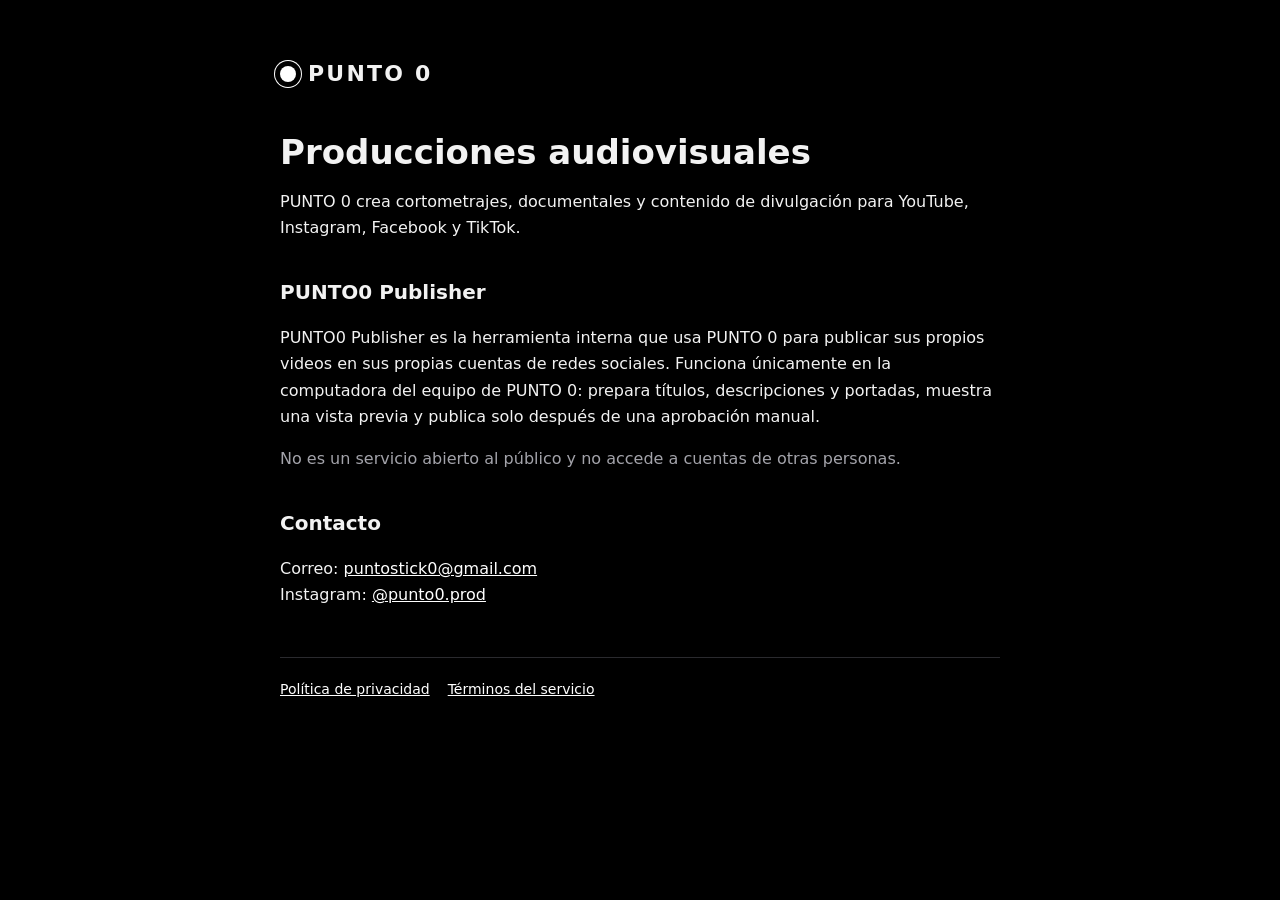
<file: index.html>
<!doctype html>
<html lang="es">
<head>
  <meta charset="utf-8">
  <meta name="viewport" content="width=device-width, initial-scale=1">
  <title>PUNTO 0 — Producciones audiovisuales</title>
  <meta name="description" content="PUNTO 0 es una marca de producción audiovisual: cortometrajes, documentales y contenido de divulgación.">
  <link rel="stylesheet" href="estilo.css">
</head>
<body>
  <main>
    <a class="logo" href="index.html"><span class="punto"></span>PUNTO 0</a>
    <h1>Producciones audiovisuales</h1>
    <p>PUNTO 0 crea cortometrajes, documentales y contenido de divulgación para YouTube, Instagram, Facebook y TikTok.</p>

    <h2>PUNTO0 Publisher</h2>
    <p>PUNTO0 Publisher es la herramienta interna que usa PUNTO 0 para publicar sus propios videos en sus propias cuentas
      de redes sociales. Funciona únicamente en la computadora del equipo de PUNTO 0: prepara títulos, descripciones y portadas,
      muestra una vista previa y publica solo después de una aprobación manual.</p>
    <p class="suave">No es un servicio abierto al público y no accede a cuentas de otras personas.</p>

    <h2>Contacto</h2>
    <p>Correo: <a href="mailto:puntostick0@gmail.com">puntostick0@gmail.com</a><br>
      Instagram: <a href="https://www.instagram.com/punto0.prod/">@punto0.prod</a></p>

    <nav>
      <a href="privacidad.html">Política de privacidad</a>
      <a href="terminos.html">Términos del servicio</a>
    </nav>
  </main>
</body>
</html>
</file>
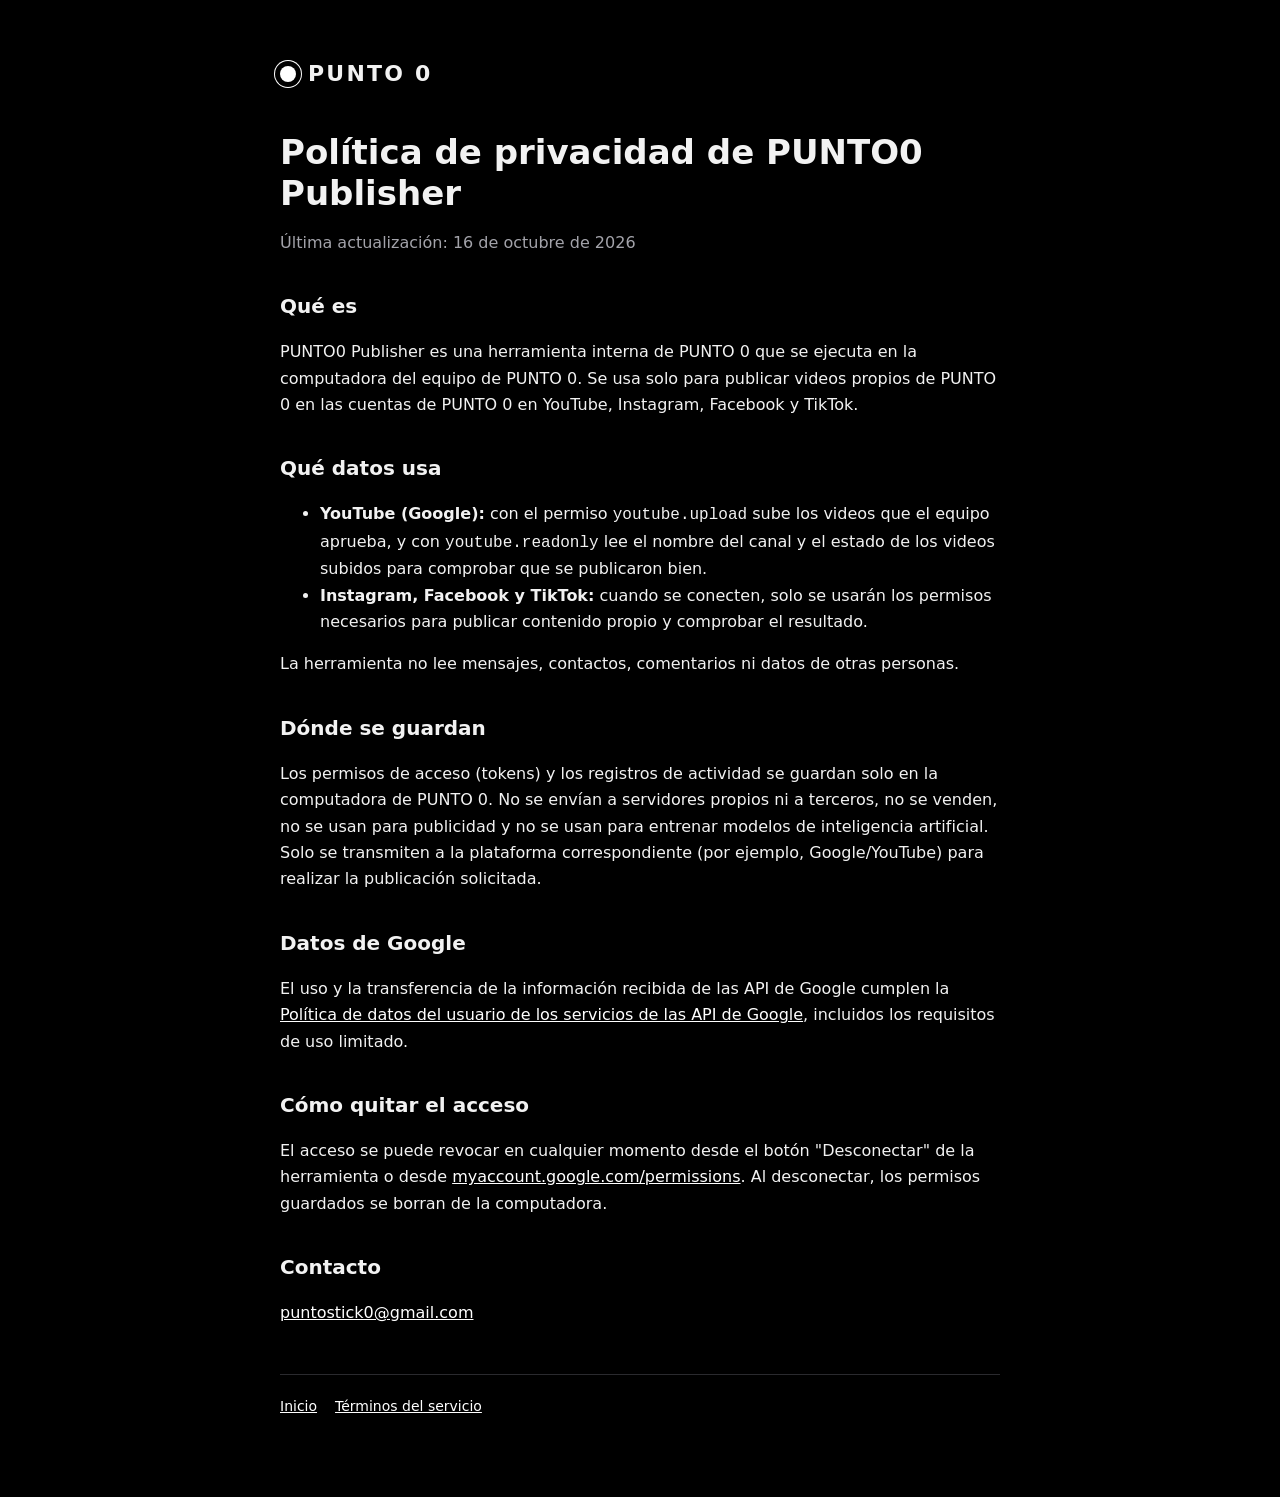
<file: privacidad.html>
<!doctype html>
<html lang="es">
<head>
  <meta charset="utf-8">
  <meta name="viewport" content="width=device-width, initial-scale=1">
  <title>Política de privacidad — PUNTO 0</title>
  <link rel="stylesheet" href="estilo.css">
</head>
<body>
  <main>
    <a class="logo" href="index.html"><span class="punto"></span>PUNTO 0</a>
    <h1>Política de privacidad de PUNTO0 Publisher</h1>
    <p class="suave">Última actualización: 16 de octubre de 2026</p>

    <h2>Qué es</h2>
    <p>PUNTO0 Publisher es una herramienta interna de PUNTO 0 que se ejecuta en la computadora del equipo de PUNTO 0.
      Se usa solo para publicar videos propios de PUNTO 0 en las cuentas de PUNTO 0 en YouTube, Instagram, Facebook y TikTok.</p>

    <h2>Qué datos usa</h2>
    <ul>
      <li><b>YouTube (Google):</b> con el permiso <code>youtube.upload</code> sube los videos que el equipo aprueba, y con
        <code>youtube.readonly</code> lee el nombre del canal y el estado de los videos subidos para comprobar que se publicaron bien.</li>
      <li><b>Instagram, Facebook y TikTok:</b> cuando se conecten, solo se usarán los permisos necesarios para publicar
        contenido propio y comprobar el resultado.</li>
    </ul>
    <p>La herramienta no lee mensajes, contactos, comentarios ni datos de otras personas.</p>

    <h2>Dónde se guardan</h2>
    <p>Los permisos de acceso (tokens) y los registros de actividad se guardan solo en la computadora de PUNTO 0.
      No se envían a servidores propios ni a terceros, no se venden, no se usan para publicidad y no se usan para entrenar
      modelos de inteligencia artificial. Solo se transmiten a la plataforma correspondiente (por ejemplo, Google/YouTube)
      para realizar la publicación solicitada.</p>

    <h2>Datos de Google</h2>
    <p>El uso y la transferencia de la información recibida de las API de Google cumplen la
      <a href="https://developers.google.com/terms/api-services-user-data-policy">Política de datos del usuario de los servicios de las API de Google</a>,
      incluidos los requisitos de uso limitado.</p>

    <h2>Cómo quitar el acceso</h2>
    <p>El acceso se puede revocar en cualquier momento desde el botón "Desconectar" de la herramienta o desde
      <a href="https://myaccount.google.com/permissions">myaccount.google.com/permissions</a>. Al desconectar, los permisos guardados se borran de la computadora.</p>

    <h2>Contacto</h2>
    <p><a href="mailto:puntostick0@gmail.com">puntostick0@gmail.com</a></p>

    <nav><a href="index.html">Inicio</a><a href="terminos.html">Términos del servicio</a></nav>
  </main>
</body>
</html>
</file>
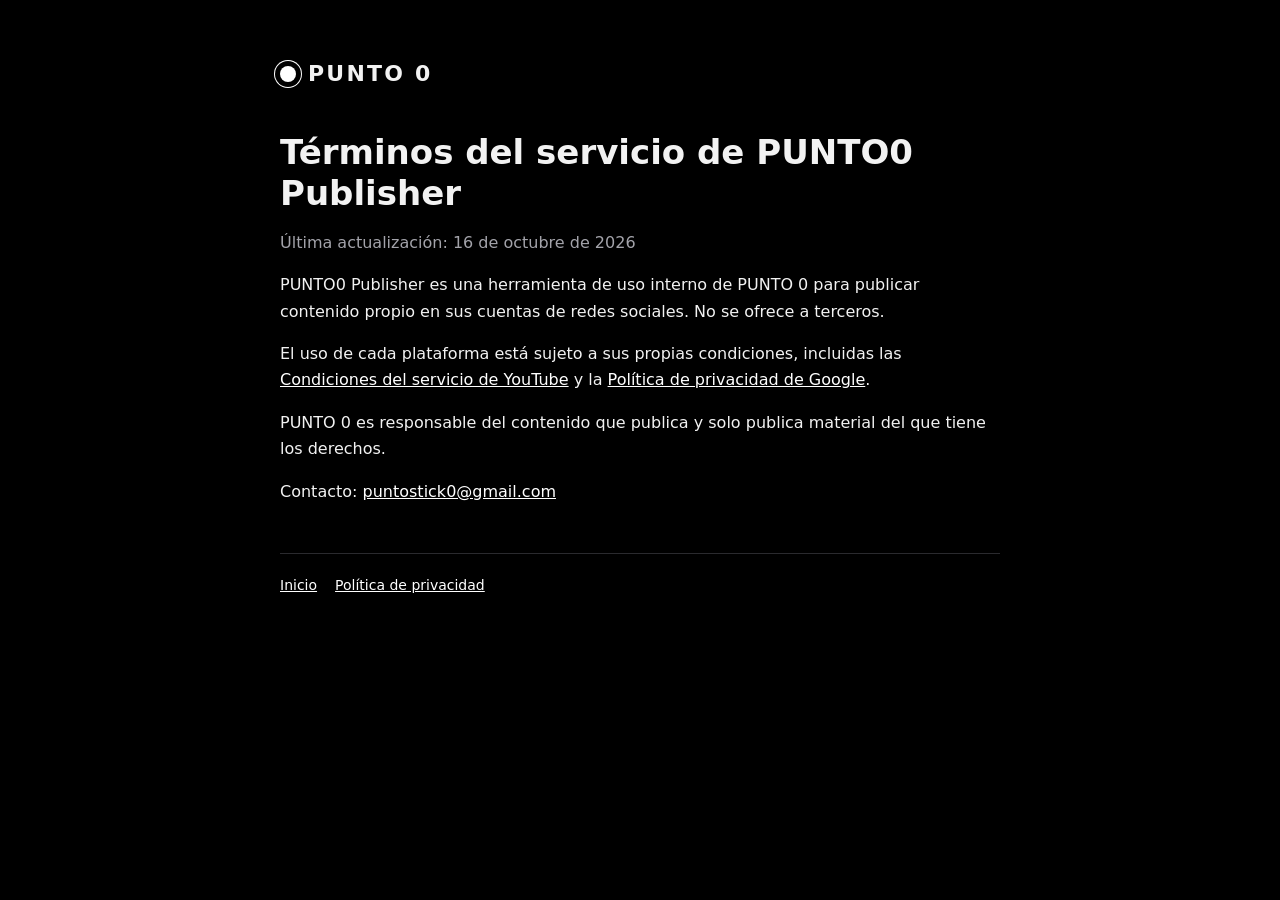
<file: terminos.html>
<!doctype html>
<html lang="es">
<head>
  <meta charset="utf-8">
  <meta name="viewport" content="width=device-width, initial-scale=1">
  <title>Términos del servicio — PUNTO 0</title>
  <link rel="stylesheet" href="estilo.css">
</head>
<body>
  <main>
    <a class="logo" href="index.html"><span class="punto"></span>PUNTO 0</a>
    <h1>Términos del servicio de PUNTO0 Publisher</h1>
    <p class="suave">Última actualización: 16 de octubre de 2026</p>

    <p>PUNTO0 Publisher es una herramienta de uso interno de PUNTO 0 para publicar contenido propio en sus cuentas de redes sociales.
      No se ofrece a terceros.</p>
    <p>El uso de cada plataforma está sujeto a sus propias condiciones, incluidas las
      <a href="https://www.youtube.com/t/terms">Condiciones del servicio de YouTube</a> y la
      <a href="https://policies.google.com/privacy">Política de privacidad de Google</a>.</p>
    <p>PUNTO 0 es responsable del contenido que publica y solo publica material del que tiene los derechos.</p>
    <p>Contacto: <a href="mailto:puntostick0@gmail.com">puntostick0@gmail.com</a></p>

    <nav><a href="index.html">Inicio</a><a href="privacidad.html">Política de privacidad</a></nav>
  </main>
</body>
</html>
</file>
<file: estilo.css>
:root { color-scheme: dark; }
* { box-sizing: border-box; }
body { margin: 0; background: #000; color: #f2f2f2; font: 16px/1.65 system-ui, "Segoe UI", Roboto, sans-serif; }
main { max-width: 760px; margin: 0 auto; padding: 56px 20px 80px; }
.logo { display: flex; align-items: center; gap: 12px; font-weight: 800; letter-spacing: .1em; font-size: 22px; text-decoration: none; color: inherit; }
.punto { width: 16px; height: 16px; border-radius: 50%; background: #fff; box-shadow: 0 0 0 5px #000, 0 0 0 6px #fff; }
h1 { font-size: 34px; line-height: 1.2; margin: 40px 0 12px; }
h2 { font-size: 20px; margin: 34px 0 8px; }
a { color: #fff; }
.suave { color: #a3a3aa; }
nav { display: flex; gap: 18px; flex-wrap: wrap; margin-top: 48px; padding-top: 20px; border-top: 1px solid #2a2a2e; font-size: 14px; }
</file>
